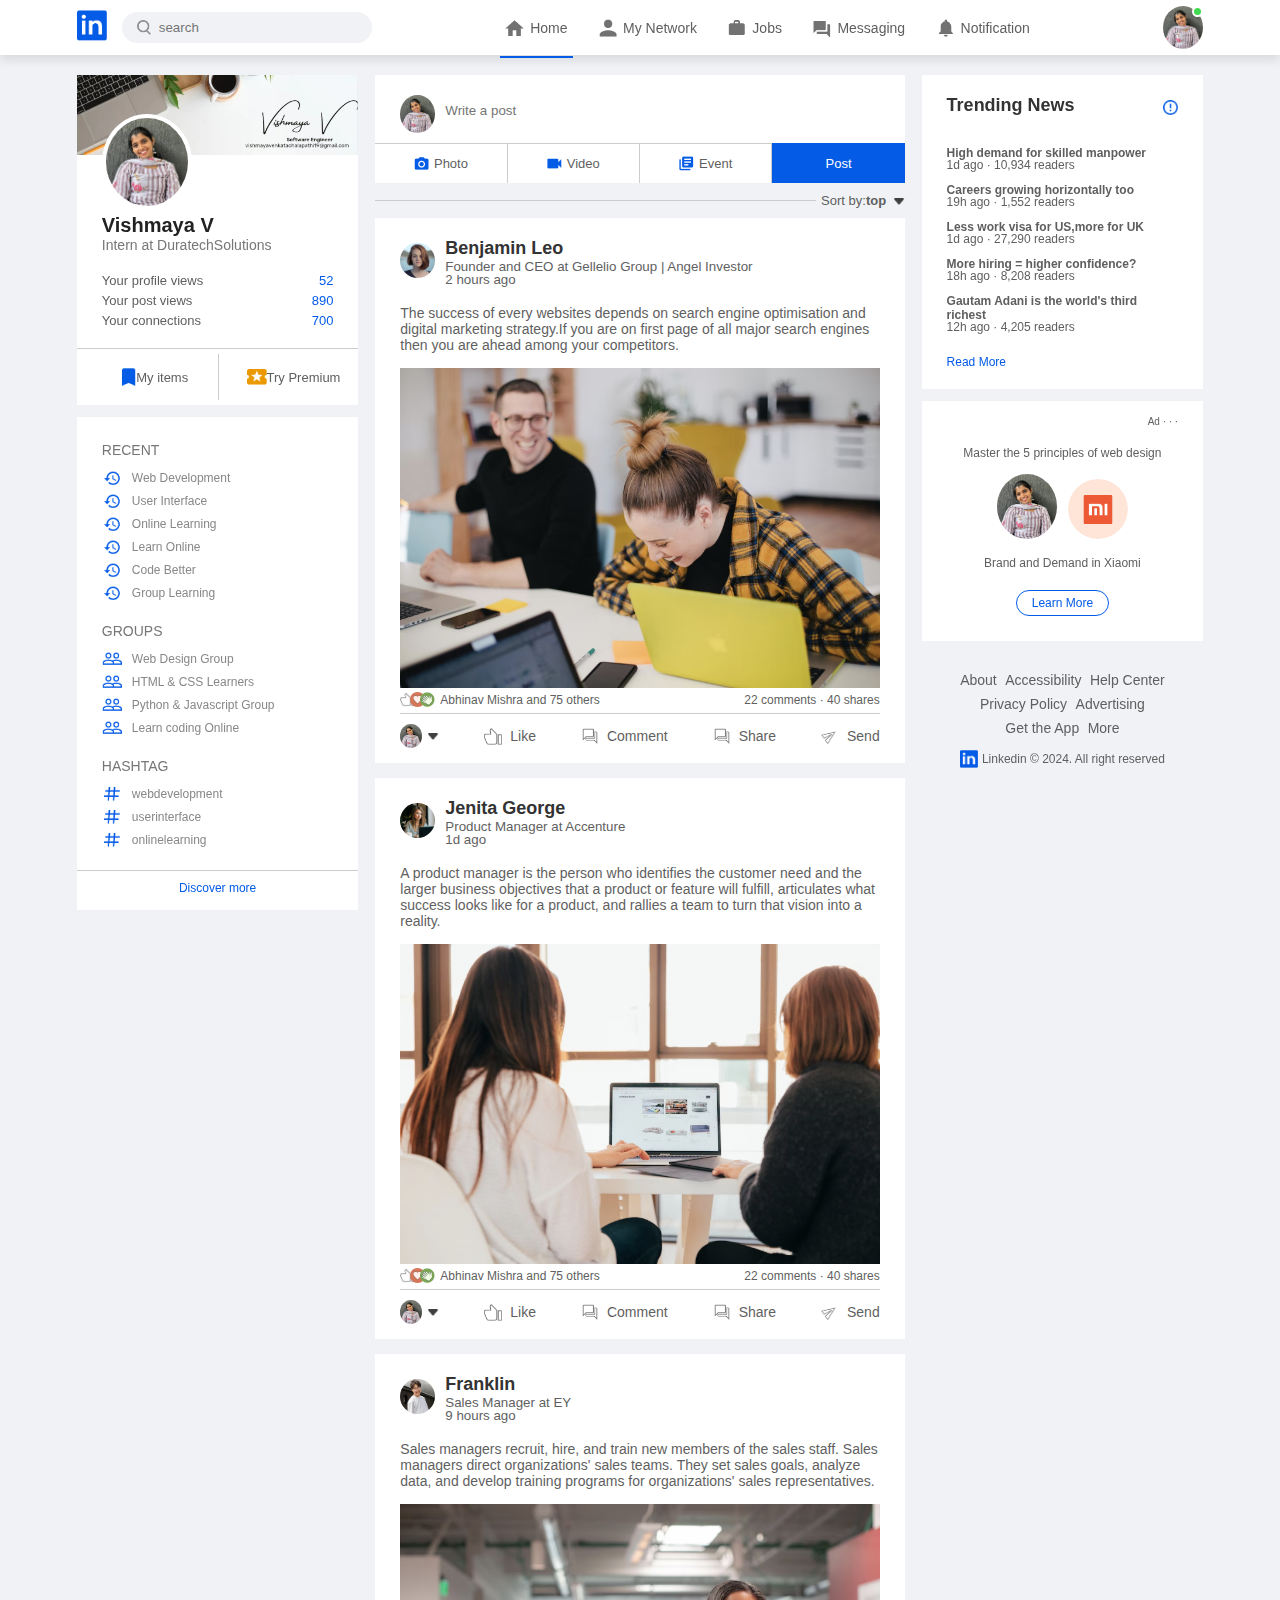
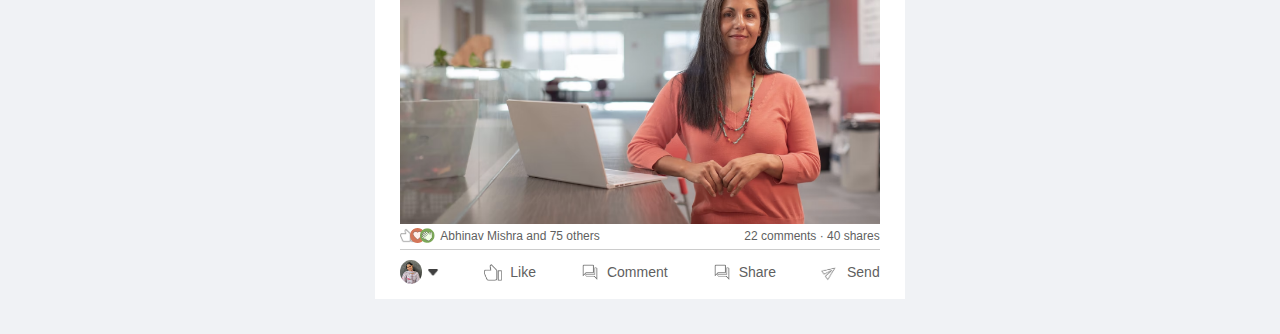
<file: index.html>
<!DOCTYPE html>
<html lang="en">
<head>
    <meta charset="UTF-8">
    <meta name="viewport" content="width=device-width, initial-scale=1.0">
    <title>Linkedin</title>
    <link rel="stylesheet" href="./style.css"/>
</head>
<body>
    <nav class="navbar">
        <div class="navbar-left">
            <a href="index.html" class="logo"><img src="./images/logo.png"/></a>
            <div class="search-box">
                <img src="./images/search.png"/>
                <input type="text" placeholder="search">
            </div>
        </div>
        <div class="navbar-center">
            <ul>
                <li><a href="#" class="active-link"><img src="./images/home.png"/><span>Home</span></a></li>
                <li><a href="#"><img src="./images/network.png"/><span>My Network</span></a></li>
                <li><a href="#"><img src="./images/jobs.png"/><span>Jobs</span></a></li>
                <li><a href="#"><img src="./images/message.png"/><span>Messaging</span></a></li>
                <li><a href="#"><img src="./images/notification.png"/><span>Notification</span></a></li>
            </ul>
        </div>
        <div class="navbar-right">
            <div class="online">
                <img src="./images/vishuzz.jpg" class="nav-profile-img" onclick="toggleMenu()">
            </div>
        </div>
        <!-- profile drop down -->
         <div class="profile-menu-wrap" id="profileMenu">
            <div class="profile-menu">
                <div class="user-info">
                    <img src="./images/vishuzz.jpg">
                    <div>
                        <h3>Vishmaya V</h3>
                        <a href="profile.html">See your profile</a>
                    </div>
                </div>
                <hr>
                <a href="#" class="profile-menu-link">
                    <img src="./images/feedback.png">
                    <p>Give Feedback</p>
                    <span>></span>
                </a>
                <a href="#" class="profile-menu-link">
                    <img src="./images/setting.png">
                    <p>Setting & Privacy</p>
                    <span>></span>
                </a>
                <a href="#" class="profile-menu-link">
                    <img src="./images/help.png">
                    <p>Help & Support</p>
                    <span>></span>
                </a>
                <a href="#" class="profile-menu-link">
                    <img src="./images/display.png">
                    <p>Display & Accessibility</p>
                    <span>></span>
                </a>
                <a href="#" class="profile-menu-link">
                    <img src="./images/logout.png">
                    <p>Logout</p>
                    <span>></span>
                </a>
            </div>
         </div>
    </nav>
    <!-- navbar close -->

  <div class="container">

<div class="left-sidebar">
    <div class="sidebar-profile-box">
        <img  src="./images/cover.jpg" width="100%"/>
        <div class="sidebar-profile-info">
            <img src="./images/vishuzz.jpg">
            <h1>Vishmaya V</h1>
            <h3>Intern at DuratechSolutions</h3>
            <ul>
                <li>Your profile views <span>52</span></li>
                <li>Your post views <span>890</span></li>
                <li>Your connections <span>700</span></li>
            </ul>
        </div>
        <div class="sidebar-profile-link">
            <a href="#"><img src="./images/items.png">My items</a>
            <a href="#"><img src="./images/premium.png">Try Premium</a>
       </div>
    </div>
    <div class="sidebar-activity">
<h3>RECENT</h3>
<a href="#"><img src="./images/recent.png">Web Development</a>
<a href="#"><img src="./images/recent.png">User Interface</a>
<a href="#"><img src="./images/recent.png">Online Learning</a>
<a href="#"><img src="./images/recent.png">Learn Online</a>
<a href="#"><img src="./images/recent.png">Code Better</a>
<a href="#"><img src="./images/recent.png">Group Learning</a>
<h3>GROUPS</h3>
<a href="#"><img src="./images/group.png">Web Design Group</a>
<a href="#"><img src="./images/group.png">HTML & CSS Learners</a>
<a href="#"><img src="./images/group.png">Python & Javascript Group</a>
<a href="#"><img src="./images/group.png">Learn coding Online</a>
<h3>HASHTAG</h3>
<a href="#"><img src="./images/hashtag.png">webdevelopment</a>
<a href="#"><img src="./images/hashtag.png">userinterface</a>
<a href="#"><img src="./images/hashtag.png">onlinelearning</a>
<div class="discover-more-link">
    <a href="#">Discover more</a>
</div>


    </div>
  
</div>
<div class="main-content">
<div class="create-post">
<div class="create-post-input">
    <img src="./images/vishuzz.jpg">
    <textarea rows="2" placeholder="Write a post"></textarea>
</div>
<div class="create-post-links">
    <li><img src="./images/photo.png">Photo</li>
    <li><img src="./images/video.png">Video</li>
    <li><img src="./images/event.png">Event</li>
    <li>Post</li>
</div>
</div>
<div class="sort-by">
    <hr>
    <p>Sort by:<span>top <img src="./images/down-arrow.png"></span></p>
</div>
<div class="post">
    <div class="post-author">
        <img src="./images/user-3.png">
        <div>
            <h1>Benjamin Leo</h1>
            <small>Founder and CEO at Gellelio Group | Angel Investor</small>
            <small>2 hours ago</small>
        </div>
    </div>
   <p>The success of every websites depends on search engine optimisation and digital marketing strategy.If you are on first page of all major search engines then you are ahead among your competitors.</p>
<img src="./images/post-image-1.png" width="100%">
<div class="post-stats">
    <div>
        <img src="./images/thumbsup.png">
        <img src="./images/love.png">
        <img src="./images/clap.png">
        <span class="liked-users">Abhinav Mishra and 75 others</span>
    </div>
    <div>
        <span>22 comments &middot; 40 shares</span>
    </div>
</div>
<div class="post-activity">
    <div>
        <img src="./images/vishuzz.jpg" class="post-activity-user-icon">
        <img src="./images/down-arrow.png" class="post-activity-arrow-icon">
    </div>
    <div class="post-activity-link">
        <img src="./images/like.png">
        <span>Like</span>
    </div>
    <div class="post-activity-link">
        <img src="./images/comment.png">
        <span>Comment</span>
    </div>
    <div class="post-activity-link">
        <img src="./images/comment.png">
        <span>Share</span>
    </div>
    <div class="post-activity-link">
        <img src="./images/send.png">
        <span>Send</span>
    </div>
</div>
</div>
<div class="post">
    <div class="post-author">
        <img src="./images/user-4.png">
        <div>
            <h1>Jenita George</h1>
            <small>Product Manager at Accenture</small>
            <small>1d ago</small>
        </div>
    </div>
   <p>A product manager is the person who identifies the customer need and the larger business objectives that a product or feature will fulfill, articulates what success looks like for a product, and rallies a team to turn that vision into a reality.</p>
<img src="./images/post-image-2.png" width="100%">
<div class="post-stats">
    <div>
        <img src="./images/thumbsup.png">
        <img src="./images/love.png">
        <img src="./images/clap.png">
        <span class="liked-users">Abhinav Mishra and 75 others</span>
    </div>
    <div>
        <span>22 comments &middot; 40 shares</span>
    </div>
</div>
<div class="post-activity">
    <div>
        <img src="./images/vishuzz.jpg" class="post-activity-user-icon">
        <img src="./images/down-arrow.png" class="post-activity-arrow-icon">
    </div>
    <div class="post-activity-link">
        <img src="./images/like.png">
        <span>Like</span>
    </div>
    <div class="post-activity-link">
        <img src="./images/comment.png">
        <span>Comment</span>
    </div>
    <div class="post-activity-link">
        <img src="./images/comment.png">
        <span>Share</span>
    </div>
    <div class="post-activity-link">
        <img src="./images/send.png">
        <span>Send</span>
    </div>
</div>
</div>
<div class="post">
    <div class="post-author">
        <img src="./images/user-5.png">
        <div>
            <h1>Franklin</h1>
            <small>Sales Manager at EY</small>
            <small>9 hours ago</small>
        </div>
    </div>
   <p>Sales managers recruit, hire, and train new members of the sales staff. Sales managers direct organizations' sales teams. They set sales goals, analyze data, and develop training programs for organizations' sales representatives.</p>
<img src="./images/post-image-3.png" width="100%">
<div class="post-stats">
    <div>
        <img src="./images/thumbsup.png">
        <img src="./images/love.png">
        <img src="./images/clap.png">
        <span class="liked-users">Abhinav Mishra and 75 others</span>
    </div>
    <div>
        <span>22 comments &middot; 40 shares</span>
    </div>
</div>
<div class="post-activity">
    <div>
        <img src="./images/vishuzz.jpg" class="post-activity-user-icon">
        <img src="./images/down-arrow.png" class="post-activity-arrow-icon">
    </div>
    <div class="post-activity-link">
        <img src="./images/like.png">
        <span>Like</span>
    </div>
    <div class="post-activity-link">
        <img src="./images/comment.png">
        <span>Comment</span>
    </div>
    <div class="post-activity-link">
        <img src="./images/comment.png">
        <span>Share</span>
    </div>
    <div class="post-activity-link">
        <img src="./images/send.png">
        <span>Send</span>
    </div>
</div>
</div>
</div>
<div class="right-sidebar">
<div class="sidebar-news">
    <img src="./images/more.png" class="info-icon">
    <h3>Trending News</h3>
    <a href="#">High demand for skilled manpower</a>
    <span>1d ago &middot; 10,934 readers</span>

    <a href="#">Careers growing horizontally too</a>
    <span>19h ago &middot; 1,552 readers</span>

    <a href="#">Less work visa for US,more for UK</a>
    <span>1d ago &middot; 27,290 readers</span>

    <a href="#">More hiring = higher confidence?</a>
    <span>18h ago &middot; 8,208 readers</span>

    <a href="#">Gautam Adani is the world's third richest</a>
    <span>12h ago &middot; 4,205 readers</span>

    <a href="#" class="read-more-link">Read More</a>

   
</div>
<div class="sidebar-ad">
    <small>Ad &middot; &middot; &middot;</small>
    <p>Master the 5 principles of web design</p>
    <div>
        <img src="./images/vishuzz.jpg">
        <img src="./images/mi-logo.png">
    </div>
    <b>Brand and Demand in Xiaomi</b>
    <a href="#" class="ad-link">Learn More</a>
</div>
<div class="sidebar-useful-links">
    <a href="#">About</a>
    <a href="#">Accessibility</a>
    <a href="#">Help Center</a>
    <a href="#">Privacy Policy</a>
    <a href="#">Advertising</a>
    <a href="#">Get the App</a>
    <a href="#">More</a>
    <div class="copyright-msg">
        <img src="images/logo.png">
        <p>Linkedin &#169; 2024. All right reserved</p>
    </div>
</div>
</div>


  </div>
    

<script>
    let profileMenu = document.getElementById("profileMenu");
    function toggleMenu()
    {
profileMenu.classList.toggle("open-menu");
    }
</script>
<!-- <script>
    let sideActivity=document.getElementById("sidebarActivity");
    let moreLink=document.getElementById("showMoreLink");
    function toggleActivity()
    {
        sideActivity.classList.toggle("open-activity");
    }
</script> -->

</body>
</html>
</file>
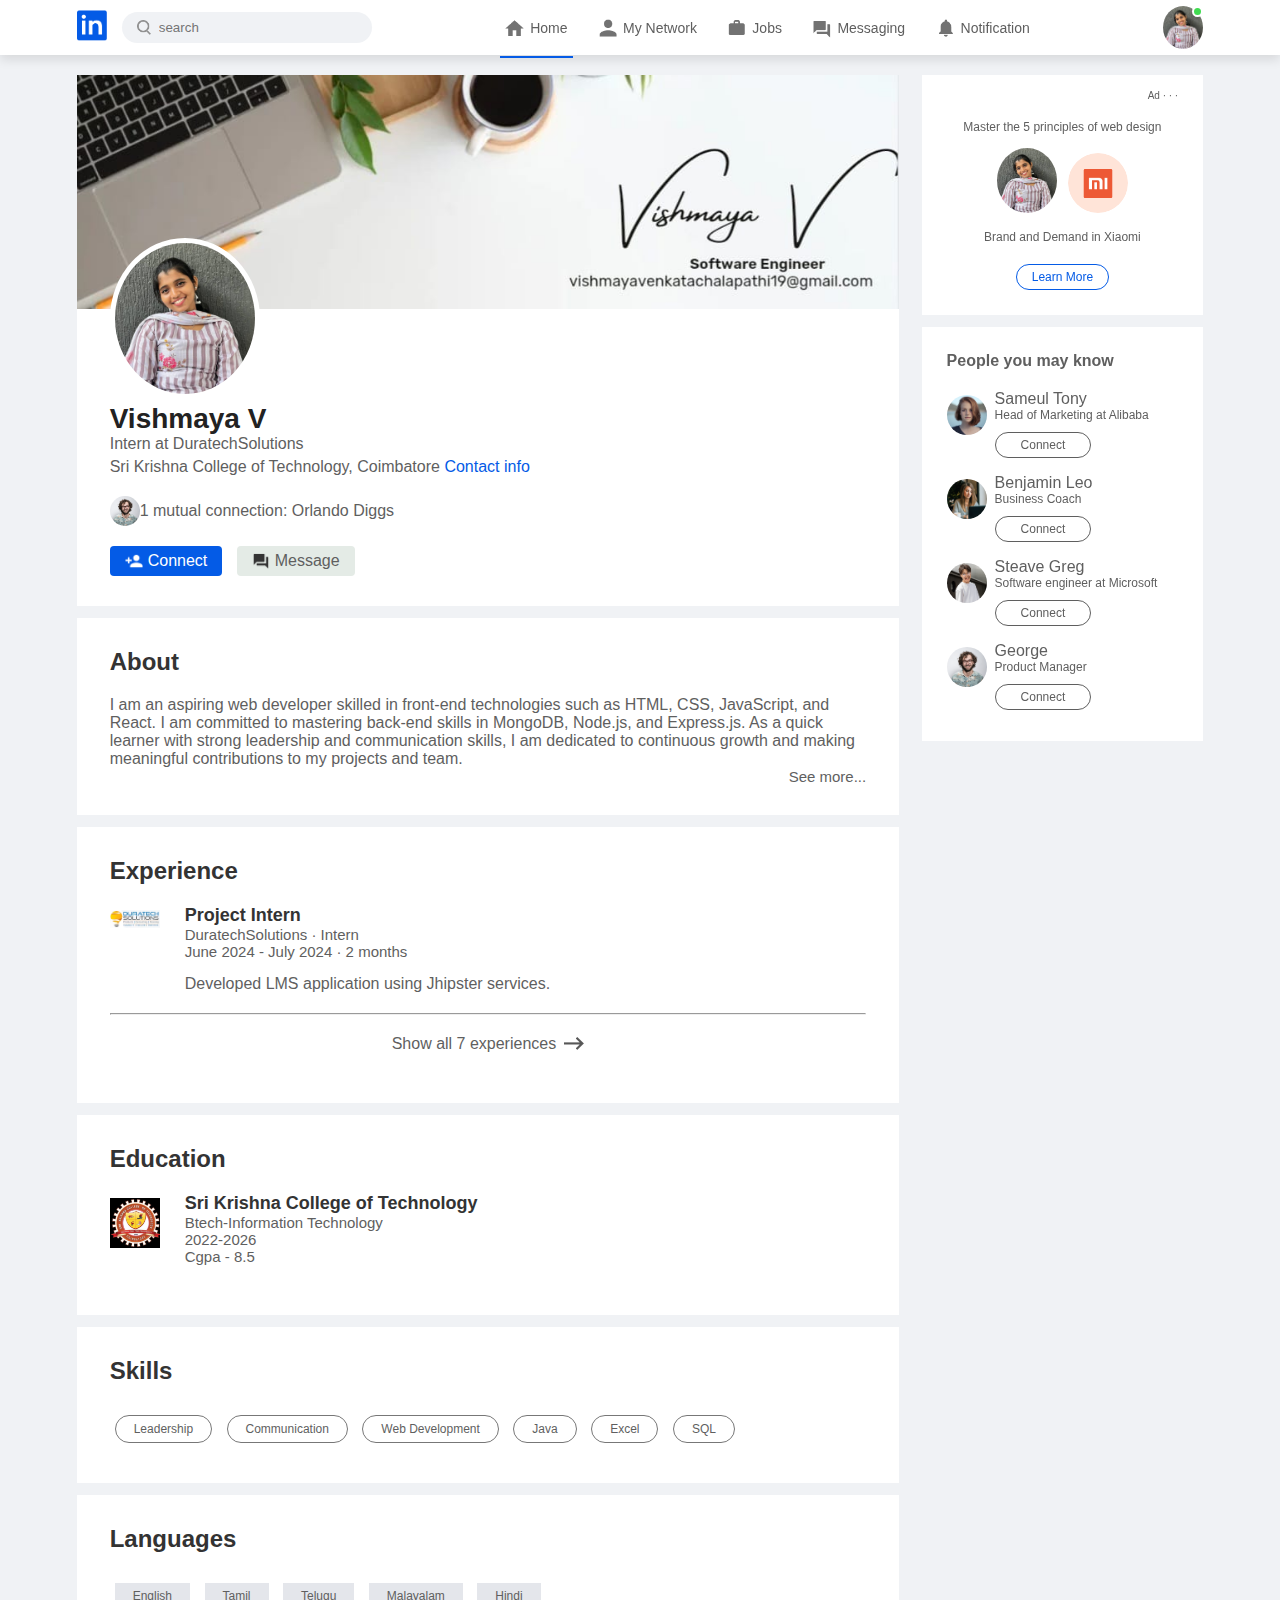
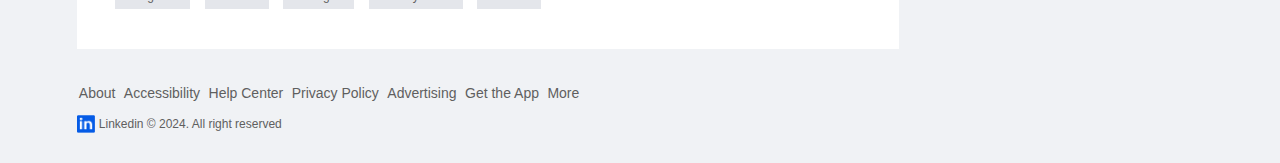
<file: profile.html>
<!DOCTYPE html>
<html lang="en">
<head>
    <meta charset="UTF-8">
    <meta name="viewport" content="width=device-width, initial-scale=1.0">
    <title>Linkedin</title>
    <link rel="stylesheet" href="./style.css"/>
</head>
<body>
    <nav class="navbar">
        <div class="navbar-left">
            <a href="index.html" class="logo"><img src="./images/logo.png"/></a>
            <div class="search-box">
                <img src="./images/search.png"/>
                <input type="text" placeholder="search">
            </div>
        </div>
        <div class="navbar-center">
            <ul>
                <li><a href="#" class="active-link"><img src="./images/home.png"/><span>Home</span></a></li>
                <li><a href="#"><img src="./images/network.png"/><span>My Network</span></a></li>
                <li><a href="#"><img src="./images/jobs.png"/><span>Jobs</span></a></li>
                <li><a href="#"><img src="./images/message.png"/><span>Messaging</span></a></li>
                <li><a href="#"><img src="./images/notification.png"/><span>Notification</span></a></li>
            </ul>
        </div>
        <div class="navbar-right">
            <div class="online">
                <img src="./images/vishuzz.jpg" class="nav-profile-img" onclick="toggleMenu()">
            </div>
        </div>
        <!-- profile drop down -->
         <div class="profile-menu-wrap" id="profileMenu">
            <div class="profile-menu">
                <div class="user-info">
                    <img src="./images/vishuzz.jpg">
                    <div>
                        <h3>Vishmaya V</h3>
                        <a href="profile.html">See your profile</a>
                    </div>
                </div>
                <hr>
                <a href="#" class="profile-menu-link">
                    <img src="./images/feedback.png">
                    <p>Give Feedback</p>
                    <span>></span>
                </a>
                <a href="#" class="profile-menu-link">
                    <img src="./images/setting.png">
                    <p>Setting & Privacy</p>
                    <span>></span>
                </a>
                <a href="#" class="profile-menu-link">
                    <img src="./images/help.png">
                    <p>Help & Support</p>
                    <span>></span>
                </a>
                <a href="#" class="profile-menu-link">
                    <img src="./images/display.png">
                    <p>Display & Accessibility</p>
                    <span>></span>
                </a>
                <a href="#" class="profile-menu-link">
                    <img src="./images/logout.png">
                    <p>Logout</p>
                    <span>></span>
                </a>
            </div>
         </div>
    </nav>
<!-- nav close -->

<div class="container">
    <div class="profile-main">
        <div class="profile-container">
            <img src="./images/cover.jpg" width="100%">
            <div class="profile-container-inner">
                <img src="./images/vishuzz.jpg" class="profile-pic">
                <h1>Vishmaya V</h1>
                <b>Intern at DuratechSolutions</b>
                <p>Sri Krishna College of Technology, Coimbatore <a href="#">Contact info</a></p>
                <div class="mutualconnection">
                    <img src="./images/user-2.png">
                    <span>1 mutual connection: Orlando Diggs</span>
                </div>
                <div class="profile-btn">
                    <a href="#" class="primary-btn"><img src="./images/connect.png">Connect</a>
                    <a href="#"><img src="./images/chat.png">Message</a>
                </div>
            </div>
            
        </div>
        <div class="profile-description">
            <h2>About</h2>
            <p>I am an aspiring web developer skilled in front-end technologies such as HTML, CSS, JavaScript, 
                and React. I am committed to mastering back-end skills in MongoDB, Node.js, and Express.js. 
                As a quick learner with strong leadership and communication skills, I am dedicated to continuous growth and 
                making meaningful contributions to my projects and team.</p>
            <a href="#" class="see-more-link">See more...</a>
        </div>
        <div class="profile-description">
            <h2>Experience</h2>
            <div class="profile-description-row">
                <img src="./images/DuratechSolutions-1.webp">
                <div>
                    <h3>Project Intern</h3>
                    <b>DuratechSolutions &middot; Intern</b>
                    <b>June 2024 - July 2024 &middot 2 months</b>
                    <p>Developed LMS application using Jhipster services.</p>
             
                </div>

            </div>
            <hr>
            <a href="#" class="experience-link">Show all 7 experiences<img src="./images/right-arrow.png"></a>
        </div>
        <div class="profile-description">
            <h2>Education</h2>
            <div class="profile-description-row">
                <img src="./images/skct.jpg">
                <div>
                    <h3>Sri Krishna College of Technology</h3>
                    <b>Btech-Information Technology </b>
                    <b>2022-2026</b>
                    <b>Cgpa - 8.5</b>
               
                </div>
            </div>
        </div>
        <div class="profile-description">
            <h2>Skills</h2>
            <a href="#" class="skills-btn">Leadership</a>
            <a href="#" class="skills-btn">Communication</a>
            <a href="#" class="skills-btn">Web Development</a>
            <a href="#" class="skills-btn">Java</a>
            <a href="#" class="skills-btn">Excel</a>
            <a href="#" class="skills-btn">SQL</a>
        </div>
        <div class="profile-description">
            <h2>Languages</h2>
            <a href="#" class="language-btn">English</a>
            <a href="#" class="language-btn">Tamil</a>
            <a href="#" class="language-btn">Telugu</a>
            <a href="#" class="language-btn">Malayalam</a>
            <a href="#" class="language-btn">Hindi</a>
            

        </div>
    </div>
    
    <div class="profile-sidebar">

        <div class="sidebar-ad">
            <small>Ad &middot; &middot; &middot;</small>
            <p>Master the 5 principles of web design</p>
            <div>
                <img src="./images/vishuzz.jpg">
                <img src="./images/mi-logo.png">
            </div>
            <b>Brand and Demand in Xiaomi</b>
            <a href="#" class="ad-link">Learn More</a>
        </div>
        <div class="sidebar-people">
            <h3>People you may know</h3>
            <div class="sidebar-people-row">
                <img src="./images/user-3.png">
                <div>
                    <h2>Sameul Tony</h2>
                    <p>Head of Marketing at Alibaba</p>
                    <a href="#">Connect</a>
                </div>
            </div>
            <div class="sidebar-people-row">
                <img src="./images/user-4.png">
                <div>
                    <h2>Benjamin Leo</h2>
                    <p>Business Coach</p>
                    <a href="#">Connect</a>
                </div>
            </div>
            <div class="sidebar-people-row">
                <img src="./images/user-5.png">
                <div>
                    <h2>Steave Greg</h2>
                    <p>Software engineer at Microsoft</p>
                    <a href="#">Connect</a>
                </div>
            </div>
            <div class="sidebar-people-row">
                <img src="./images/user-2.png">
                <div>
                    <h2>George</h2>
                    <p>Product Manager</p>
                    <a href="#">Connect</a>
                </div>
            </div>
        </div>
    </div>
</div>



<div class="profile-footer">
    <div class="sidebar-useful-links">
        <a href="#">About</a>
        <a href="#">Accessibility</a>
        <a href="#">Help Center</a>
        <a href="#">Privacy Policy</a>
        <a href="#">Advertising</a>
        <a href="#">Get the App</a>
        <a href="#">More</a>
        <div class="copyright-msg">
            <img src="images/logo.png">
            <p>Linkedin &#169; 2024. All right reserved</p>
        </div>
    </div>
</div>


    <script>
        let profileMenu = document.getElementById("profileMenu");
        function toggleMenu()
        {
    profileMenu.classList.toggle("open-menu");
        }
    </script>
    
    </body>
    </html>
</file>
<file: style.css>
*
{
    margin:0;
    padding:0;
    font-family: 'Poppins',sans-serif;
    box-sizing: border-box;
}
body{
    background:#f0f2f5;
    color:#5f5f5f;

}
a{
    text-decoration: none;
    color:#5f5f5f;
}
.navbar
{
    display:flex;
    align-items: center;
    justify-content: space-between;
    background: #fff;
    padding:6px 6%;
    position:sticky;
    top:0;
    z-index:100;
    box-shadow: 0 5px 10px rgba(0,0,0,0.1);
}
.logo img{
    width:30px;
    margin-right: 15px;
    display:black;
}
.navbar-center ul li
{
    display:inline-block;
    list-style: none;
}
.navbar-center ul li a{
display: flex;
align-items: center;
font-size: 14px;
margin: 5px 8px;
padding-right: 5px;
position: relative;
}
.navbar-center ul li a img{
    width:30px;

}
.navbar-center ul li a::after{
    content:'';
    width:0;
    height:2px;
    background: #045be6;
    position: absolute;
    bottom:-15px;
    transition: width 0.3s;
}
.navbar-center ul li a:hover::after,
.navbar-center ul li a.active-link::after
{
width:100%;

}

.nav-profile-img
{
    width:40px;
    border-radius: 50%;
    display: block;
    cursor: pointer;
    position: relative;
}
.online
{
    position: relative;
}
.online::after
{
    content: '';
    width:7px;
    height: 7px;
    border:2px solid #fff;
    border-radius:50%;
    right:0px;
    top:0px;
    background: #41db51;
    position: absolute;

}
.search-box{
    background: #f0f2f5;
    width:250px;
    border-radius: 20px;
    display: flex;
    align-items: center;
    padding: 0 15px;
}.navbar-left
{
    display: flex;
    align-items: center;

}
.search-box img{
    width:14px;

}
.search-box input{
    width:100%;
    background: transparent;
    padding: 8px;
    outline:none;
    border:0;  

}
/* navbar end */
.container{
    padding: 20px 6%;
    display: flex;
    flex-wrap: wrap;
    justify-content: space-between;
}
.left-sidebar
{
    flex-basis:25%;
    align-self: flex-start;
    position: sticky;
    top:73px;
}
.sidebar-profile-box{
    background: #fff;

}
.sidebar-profile-info
{
    padding:0 25px;

}
.sidebar-profile-info img{
    width:90px;
    border-radius: 50%;
    background: #fff;
    padding:4px;
    margin-top: -45px;
}
.sidebar-profile-info h1{
    font-size: 20px;
    font-weight: 600;
    color:#222;

}
.sidebar-profile-info h3{
    font-size: 14px;
    font-weight: 500;
    color:#777;

}
.sidebar-profile-info ul{
    list-style: none;
    margin: 20px 0;

}
.sidebar-profile-info ul li{
    width:100%;
    margin:5px 0;
    font-size: 13px;

}
.sidebar-profile-info ul li span{
    float:right;
    color:#045be6;
}
.sidebar-profile-link
{
    display: flex;
    align-items: center;
    border-top: 1px solid #ccc;
}
.sidebar-profile-link a{
    flex-basis: 50%;
    display: flex;
    align-items: center;
    justify-content: center;
    padding: 15px 0;
    font-size: 13px;
    border-left: 1px solid #ccc;
}
.sidebar-profile-link a:first-child
{
    border-left:0;

}
.sidebar-profile-link a img{
    width:20px;
    margin-left: 10px;

}
.sidebar-activity
{
    background: #fff;
    padding:5px 25px;
    margin:12px 0;
}
.sidebar-activity h3{
    color:#777;
    font-size:14px;
    font-weight:500;
    margin:20px 0 10px;
}
.sidebar-activity a{
    display:flex;
    align-items: center;
    font-size:12px;
    font-weight: 500;
     color:#888;
     margin:3px 0;
}
.sidebar-activity a img{
    width:20px;
    margin-right: 10px;

}
.discover-more-link
{
    border-top:1px solid #ccc;
    text-align: center;
    margin-top: 20px;
    margin-left: -25px;
    margin-right: -25px;
}
.discover-more-link a{
    color:#045be6;
    display:inline-block;
    margin:10px 0;
}
.right-sidebar
{
    flex-basis:25%;
    align-self: flex-start;
    position: sticky;
    top:73px;
}
.sidebar-news
{
    background: #fff;
    padding:10px 25px;
}
.info-icon
{
    width:15px;
    float:right;
    margin-top:15px;
}
.sidebar-news h3{
    font-size:18px;
    font-weight:600;
    color:#333;
    margin:10px 0 30px;
}
.sidebar-news a{
    display: block;
    font-size:12px;
    font-weight: 600;
    margin-top:10px;
    margin-bottom:-5px;

}
.sidebar-news span{
font-size:12px;
}
.sidebar-news .read-more-link
{
 color:#045be6;
 font-weight: 500;
 margin:20px 0 10px;

}
.sidebar-ad
{
    background: #fff;
    padding: 15px 25px;
    text-align: center;
    margin:12px 0;
    font-size: 12px;

}
.sidebar-ad img{
    width:60px;
    border-radius: 50%;
    margin:4px;
}
.sidebar-ad small{
    float:right;
    font-weight:500;

}
.sidebar-ad p{
    margin-top:30px;
    margin-bottom:10px;
}
.sidebar-ad b{
    display:block;
    font-weight:500;
    margin-top:10px;
}
.ad-link 
{
    display: inline-block;
    border:1px solid #045be6;
    border-radius :30px;
    padding:5px 15px;
    color:#045be6;
    font-weight: 500;
    margin:20px auto 10px;

}
.sidebar-useful-links
{
    padding:15px 25px;
    text-align: center;

}
.sidebar-useful-links a{
    display: inline-block;
    font-size:14px;
    margin:4px 2px;

}
.copyright-msg
{
    display: flex;
    align-items: center;
    justify-content: center;
    font-size:12px;
    margin-top:10px;
    font-weight:500;

}
.copyright-msg img{
    width:18px;
    margin-right: 4px;
}





.main-content
{
    flex-basis:47% ;
}
.create-post
{
    background: #fff;

}
.create-post-input
{
    padding:20px 25px 10px;
    display:flex;
    align-items:flex-start;

}
.create-post-input img{
    width:35px;
    border-radius:50%;
    margin-right:10px;

}
.create-post-input textarea{
    width:100%;
    border:0;
    outline:0;
    resize:none;
    background: transparent;
    margin-top:8px;
}
::placeholder{
    font-weight:500;
}
 .create-post-links{
    display:flex;
    align-items: flex-start;
}
.create-post-links li
{
    list-style:none;
    border-top:1px solid #ccc;
    border-right:1px solid #ccc;
    flex-basis: 25%;
    height:40px;
    font-size:13px;
    display: flex;
    align-items: center;
    justify-content: center;
    cursor:pointer;

}
.create-post-links li img{
    width:15px;
    margin-right:5px;
}
.create-post-links li:last-child 
{
background: #045be6;
color:#fff;
border-top:0;
border-right:0;
}
.sort-by
{
    display:flex;
    align-items:center;
    margin:10px 0;

}
.sort-by hr{
    flex:1;
    border:0;
    height:1px;
    background: #ccc;
}
.sort-by  p{
    font-size:13px;
    padding-left:5px;
}

.sort-by p span{
font-weight: 600;
cursor:pointer;

}
.sort-by p span img{
    width:12px;
    margin-left: 3px;
}
.post 
{
    background: #fff;
    padding:20px 25px 5px;
    margin:5px 0 15px;
}
.post-author
{
    display:flex;
    align-items: flex-start;
    margin-bottom: 20px;
}
.post-author img{
    width:35px;
    border-radius:50%;
    margin-right:10px;
    margin-top: 5px;
}
.post-author h1{
    font-size:18px;
    font-weight: 600;
    color:#333;
}
.post-author small{
    display:block;
    margin-bottom:-2px;

}
.post p{
    font-size: 14px;
    margin-bottom:15px;
}
.post-stats
{
    display: flex;
    flex-wrap: wrap;
    align-items:center;
    justify-content:space-between;
    font-size:12px;
    border-bottom:1px solid #ccc;
    padding-bottom: 6px;

}
.post-stats div{
    display: flex;
    align-items: center;
}
.post-stats img{
    width:15px;
    margin-right:-5px;

}
.liked-users
{
    margin-left: 10px;
}
.post-activity
{
    display: flex;
    align-items: center;
    justify-content:space-between;
    padding:10px 0;
    font-size: 14px;
    font-weight: 500;
}
.post-activity div{
    display:flex;
    align-items:center;
     
}
.post-activity-user-icon
{
    width:22px;
    border-radius: 50%;

}
.post-activity-arrow-icon
{
    width:12px;
     margin-left:5px;

}
.post-activity-link img{
    width:18px;
    margin-right:8px;

}
/* profile */
.profile-menu-wrap
{
    position:absolute;
    top:100%;
    right:5%;
    width:320px;
    max-height: 0;
    overflow: hidden;
    transition: max-height 0.5s;


}
.profile-menu-wrap.open-menu
{
    max-height: 400px;
}
.profile-menu{
background: #222;
color:#fff;
padding:20px;
margin:10px;

}
.user-info
{
    display: flex;
    align-items: center;
}
.user-info img{
    width:50px;
    border-radius: 50%;
    margin-right: 15px;

}
.user-info h3{
    font-weight: 500;
    margin-bottom:-7px;

}
.user-info a{
    color:#c9dbf8;
    font-size: 13px;
 

}
.profile-menu hr{

    border:0;
    height:1px;
    width:100%;
    background: #fff;
    margin:15px 0 10px;

}
.profile-menu-link
{
    display: flex;
    align-items:center;
    color:#fff;
    margin:12px 0;
    font-size:14px;


}

.profile-menu-link p{
    width:100%;

}
.profile-menu-link img{
    width:35px;
    border-radius: 50%;
    margin-right: 15px;

}
/* profilepage */
.profile-main
{
    flex-basis:73%;

}
.profile-sidebar
{
    flex-basis:25%;
    align-self: flex-start;
    position: sticky;
    top:73px;
}
.profile-container
{
    background: #fff;

}
.profile-container-inner
{
    padding: 0 4% 10px;

}
.profile-pic
{ 
    width:150px;
    border-radius: 50%;
    margin-top: -75px;
    padding:5px;
    background:#fff

}
.profile-container h1{
    font-size:28px;
    font-weight:600;
    color:#222;
    
}
.profile-container b{
    font-weight: 500;
}
.profile-container p{
    margin-top:5px;
}
.profile-container p a{
    color:#045be6;
    font-weight: 500;
}
.mutualconnection
{
    display:flex;
    align-items: center;
    margin:20px 0;

}
.mutualconnection img{
    width:30px;
    border-radius: 50%;

}
.profile-btn
{
    margin:20px 0;
}
.profile-btn a{
    display: inline-flex;
    align-items: center;
    background: #e4ebe6;
    padding:6px 15px;
    border-radius: 4px;
    margin-right: 10px;
}
.profile-btn a img{
    width:18px;
    margin-right: 5px;

}
.profile-btn .primary-btn
{
    background: #045be6;
    color:#fff;
}
.profile-description
{
    background: #fff;
    padding:20px 4% 30px;
    margin:12px 0;
}
.profile-description h2{
    color:#333;
    margin:10px 0 20px;
    font-weight: 600;
}
.see-more-link
{
    display:block;
    text-align:right;
    font-size:15px;

}
.profile-description-row
{
    display: flex;
    align-items: flex-start;
    margin:20px 0;

}
.profile-description-row img{
    width:50px;
    margin-right: 25px;
    margin-top:5px;
}
.profile-description-row div
{
    width:100%;

}
.profile-description-row h3{
    font-size: 18px;
    font-weight:600;
    color:#333;
}
.profile-description-row b{
    display: block;
    font-weight: 500;
    font-size: 15px;
}
.profile-description-row p{
    margin-top:15px;
}
.profile-description-row hr{
    border:0;
    border-bottom:1px solid #999;
    margin-top:10px;
}
.experience-link
{
    display:flex;
    justify-content: center;
    align-items: center;
    padding:20px;
    font-weight: 500;
}

.experience-link img{
    width:20px;
    margin-left: 8px;
}
.skills-btn
{
    display: inline-block;
    margin:10px 5px;
    padding:6px  18px;
    border: 1px solid #777;
border-radius: 30px;
font-size: 12px;
font-weight: 500;
}
.language-btn
{
    display:inline-block;
    margin:10px 5px;
    padding:6px 18px;
    background: #e4e6eb;
    font-size: 12px;
    font-weight: 500;
}
/* right sidebar profile */

.profile-sidebar .sidebar-ad{
margin:0;
}
.sidebar-people
{
    background: #fff;
    padding:15px 25px;
    margin:12px 0;
    font-size:12px;

}
.sidebar-people h3{
    font-size: 16px;
    font-weight: 600;
    margin:10px 0 20px;
}
.sidebar-people-row
{
    display:flex;
    align-items: flex-start;
    margin:6px 0;

}

.sidebar-people-row img{
    width:40px;
    border-radius: 50%;
    margin-right: 8px;
    margin-top: 5px;

}
.sidebar-people-row  h2{
    font-weight: 500;
    font-size: 16px;
}
.sidebar-people-row  a{
    display:inline-block;
    margin:10px 0;
    padding:5px 25px;
    border:1px solid #5f5f5f;
    border-radius: 30px;
    font-weight:500;

}
.profile-footer
{
    padding: 0 6% 30px;

}
.profile-footer .sidebar-useful-links{
    text-align:left;
    padding:0;

}
.profile-footer  .copyright-msg
{
justify-content: flex-start;

}
/* responsive */

@media only screen and (max-width:600px)
{
    .search-box
    {
        background: transparent;
        width:auto;
        padding:0;

    }
    .search-box input
    {
        width:0;
        padding:0;

    }
    .navbar-center ul li a span {
        display:none;

    }
    .navbar-center ul li a
    {
        padding-right: 0;
        margin:5px;

    }
    .nav-profile-img
    {
        width:30px;
    }
    .container
    {
        padding:15px 3%;

    }
    .left-sidebar,.right-sidebar
    {
        flex-basis:100%;
        position:relative;
        top:unset;

    }
    .main-content
    {
        flex-basis:100%;

    }
    .post-stats
    {
        margin:2px 0;

    }
    .post-activity-link span{
        display:none;

    }
    .post-activity-link img 
    {
        margin-right:0;

    }
    .profile-main, .profile-sidebar
    {
        flex-basis: 100%;

    }
    .profile-container
    {
        font-size: 14px;
    }
    .profile-pic
    {
        width:100px;
        margin-top: -50px;
        
    }    
    .profile-description
    {
        font-size: 14px;
    }
    /* #showmoreLink
    {
        display: block;
        width: fit-content;
        margin:10px auto;
        font-size:14px;
        cursor:pointer
    }
    .sidebar-activity
    {
        display: none;
    }
    .sidebar-activity .open-activity
    {
display: block; */
    /* } */
}
</file>
